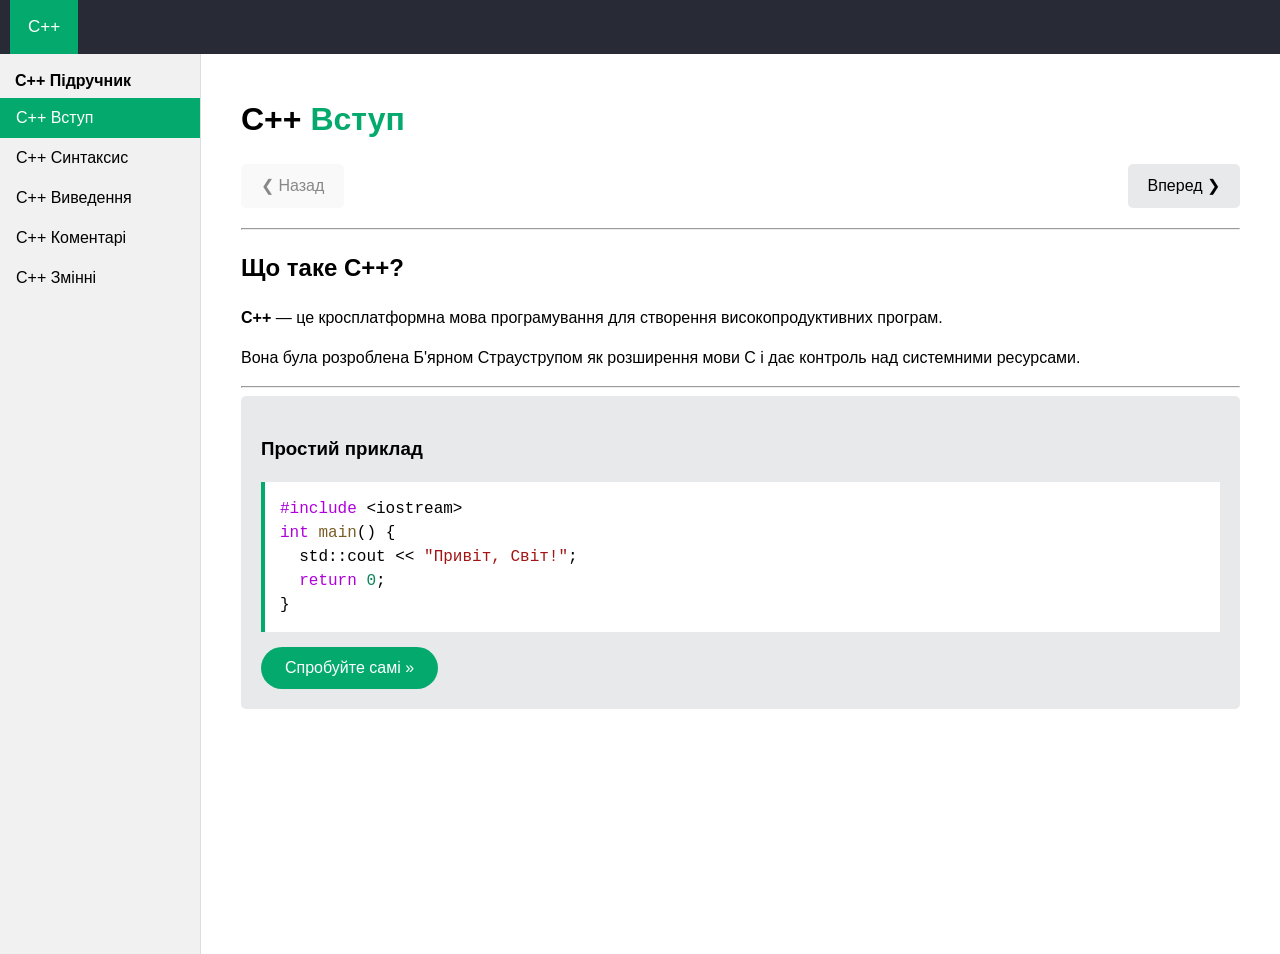
<file: python/index.html>
<!DOCTYPE html>
<html lang="uk">
<head>
    <meta charset="UTF-8">
    <meta name="viewport" content="width=device-width, initial-scale=1.0">
    <title>C++ Вступ - W3Schools Clone</title>
    <link rel="stylesheet" href="style.css">
</head>
<body>

<div class="topnav">
    <a href="#" class="nav-cpp">C++</a>
</div>

<div class="main-container">
    <nav class="sidebar">
        <h4>C++ Підручник</h4>
        <a href="index.html" class="active-link">C++ Вступ</a>
        <a href="syntax.html">C++ Синтаксис</a>
        <a href="#">C++ Виведення</a>
        <a href="#">C++ Коментарі</a>
        <a href="#">C++ Змінні</a>
    </nav>

    <main class="content">
        <h1>C++ <span class="color-green">Вступ</span></h1>
        
        <div class="next-prev-buttons">
            <a href="#" class="btn-nav disabled">❮ Назад</a>
            <a href="syntax.html" class="btn-nav">Вперед ❯</a>
        </div>

        <hr>

        <h2>Що таке C++?</h2>
        <p><strong>C++</strong> — це кросплатформна мова програмування для створення високопродуктивних програм.</p>
        <p>Вона була розроблена Б'ярном Страуструпом як розширення мови C і дає контроль над системними ресурсами.</p>

        <hr>

        <div class="example-container">
            <h3>Простий приклад</h3>
            <div class="code-box">
                <span class="code-keyword">#include</span> &lt;iostream&gt;<br>
                <span class="code-keyword">int</span> <span class="code-func">main</span>() {<br>
                &nbsp;&nbsp;std::cout << <span class="code-string">"Привіт, Світ!"</span>;<br>
                &nbsp;&nbsp;<span class="code-keyword">return</span> <span class="code-number">0</span>;<br>
                }
            </div>
            <button onclick="tryIt()" class="btn-try">Спробуйте самі »</button>
        </div>
    </main>
</div>

<script src="script.js"></script>
</body>
</html>
</file>
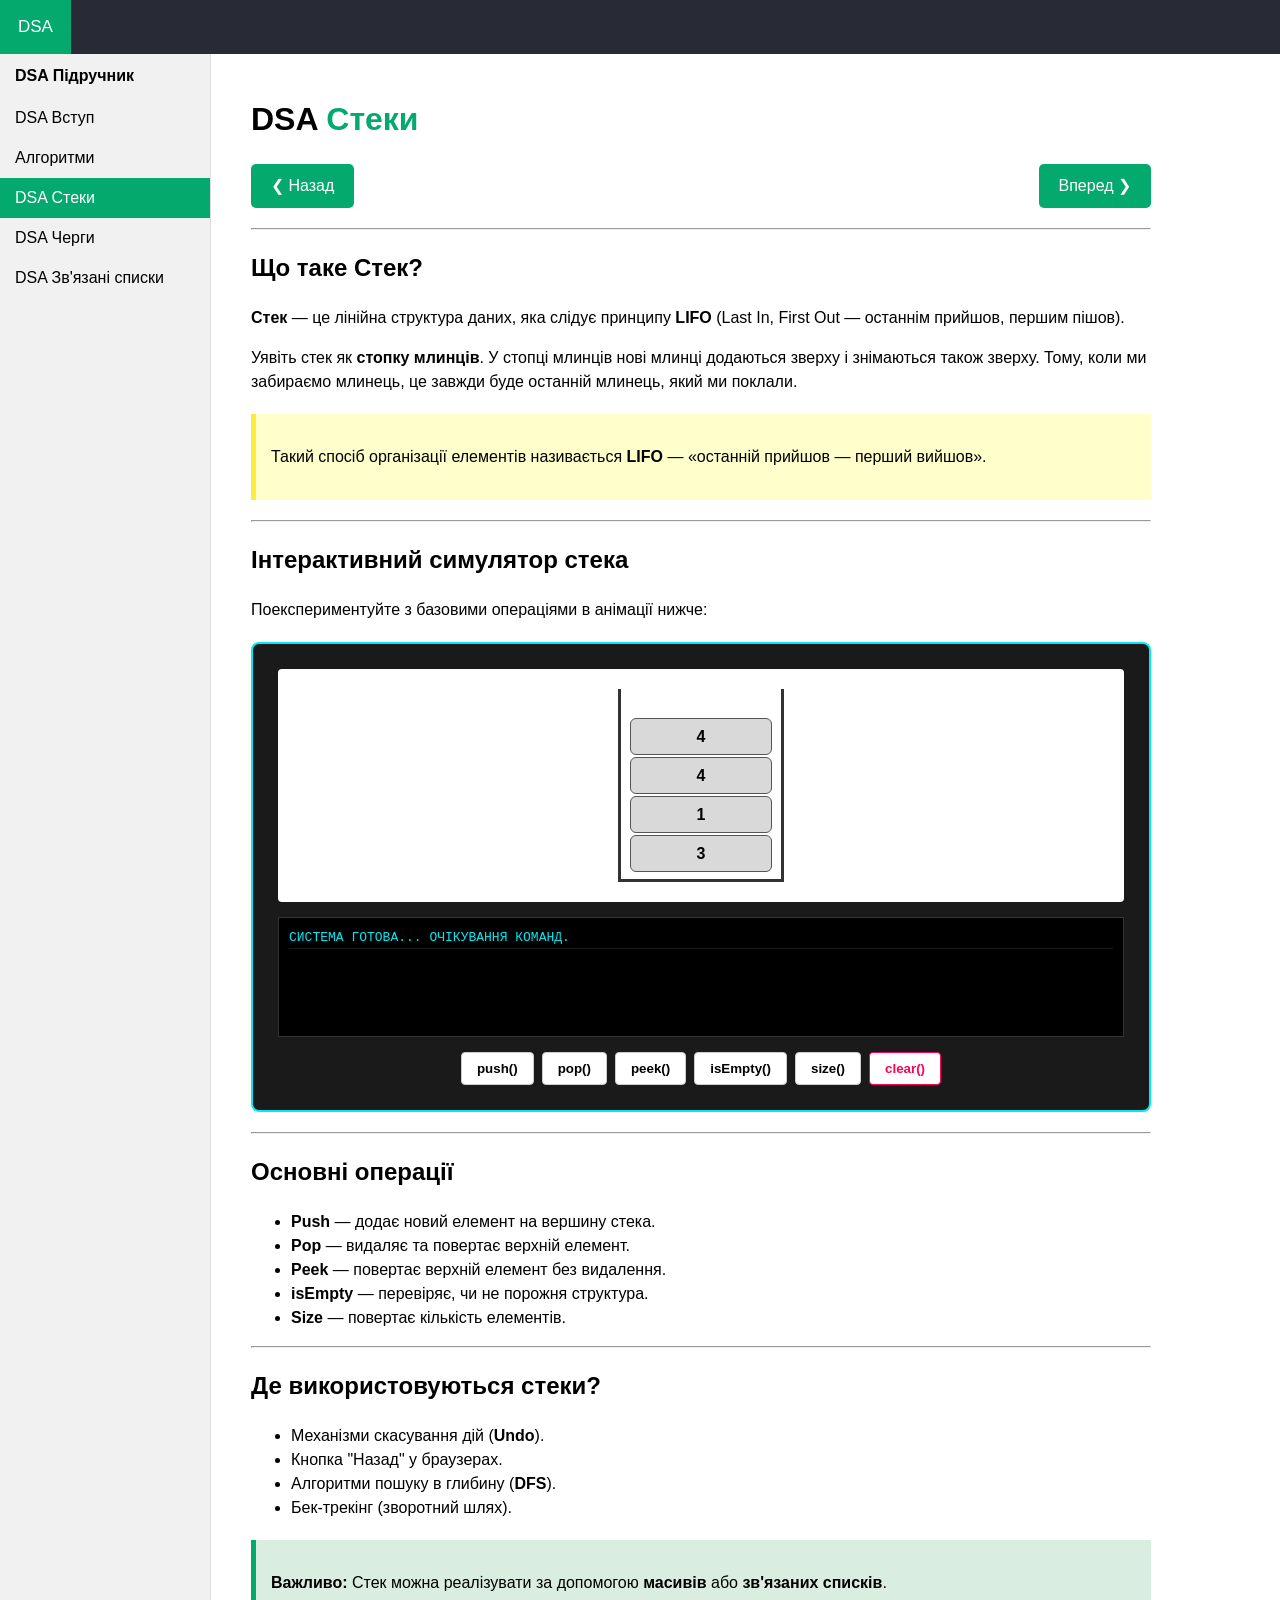
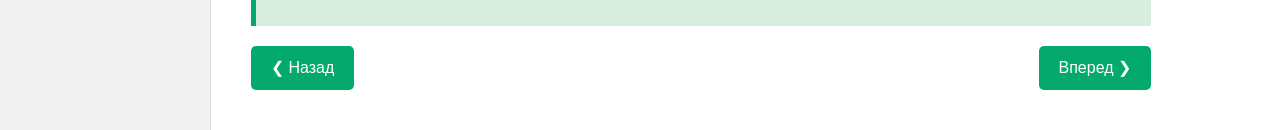
<file: python/stak/index.html>
<!DOCTYPE html>
<html lang="uk">
<head>
    <meta charset="UTF-8">
    <meta name="viewport" content="width=device-width, initial-scale=1.0">
    <title>DSA Стеки - Навчальний посібник</title>
    <link rel="stylesheet" href="style.css">
</head>
<body>

<div class="topnav">
    <a href="#" class="nav-cpp">DSA</a>
</div>

<div class="main-container">
    <nav class="sidebar">
        <h4>DSA Підручник</h4>
        <a href="#">DSA Вступ</a>
        <a href="#">Алгоритми</a>
        <a href="#" class="active-link">DSA Стеки</a>
        <a href="#">DSA Черги</a>
        <a href="#">DSA Зв'язані списки</a>
    </nav>

    <main class="content">
        <h1>DSA <span class="color-green">Стеки</span></h1>
        
        <div class="next-prev-buttons">
            <a href="#" class="btn-nav">❮ Назад</a>
            <a href="#" class="btn-nav">Вперед ❯</a>
        </div>
        <hr>

        <h2>Що таке Стек?</h2>
        <p><strong>Стек</strong> — це лінійна структура даних, яка слідує принципу <strong>LIFO</strong> (Last In, First Out — останнім прийшов, першим пішов).</p>
        
        <p>Уявіть стек як <strong>стопку млинців</strong>. У стопці млинців нові млинці додаються зверху і знімаються також зверху. Тому, коли ми забираємо млинець, це завжди буде останній млинець, який ми поклали.</p>

        <div class="info-box">
            <p>Такий спосіб організації елементів називається <strong>LIFO</strong> — «останній прийшов — перший вийшов».</p>
        </div>

        <hr>

        <h2>Інтерактивний симулятор стека</h2>
        <p>Поекспериментуйте з базовими операціями в анімації нижче:</p>

        <div class="cyber-terminal">
            <div class="visualizer-area">
                <div class="stack-frame" id="stack-frame"></div>
                <div class="stack-base"></div>
            </div>

            <div class="log-screen" id="log-screen">
                <div class="log-entry">СИСТЕМА ГОТОВА... ОЧІКУВАННЯ КОМАНД.</div>
            </div>

            <div class="controls">
                <button class="btn" onclick="push()">push()</button>
                <button class="btn" onclick="pop()">pop()</button>
                <button class="btn" onclick="peek()">peek()</button>
                <button class="btn" onclick="isEmpty()">isEmpty()</button>
                <button class="btn" onclick="size()">size()</button>
                <button class="btn btn-clear" onclick="clearStack()">clear()</button>
            </div>
        </div>

        <hr>

        <h2>Основні операції</h2>
        <ul>
            <li><strong>Push</strong> — додає новий елемент на вершину стека.</li>
            <li><strong>Pop</strong> — видаляє та повертає верхній елемент.</li>
            <li><strong>Peek</strong> — повертає верхній елемент без видалення.</li>
            <li><strong>isEmpty</strong> — перевіряє, чи не порожня структура.</li>
            <li><strong>Size</strong> — повертає кількість елементів.</li>
        </ul>

        <hr>

        <h2>Де використовуються стеки?</h2>
        <ul>
            <li>Механізми скасування дій (<strong>Undo</strong>).</li>
            <li>Кнопка "Назад" у браузерах.</li>
            <li>Алгоритми пошуку в глибину (<strong>DFS</strong>).</li>
            <li>Бек-трекінг (зворотний шлях).</li>
        </ul>

        <div class="note-box">
            <p><strong>Важливо:</strong> Стек можна реалізувати за допомогою <strong>масивів</strong> або <strong>зв'язаних списків</strong>.</p>
        </div>

        <div class="next-prev-buttons footer-nav">
            <a href="#" class="btn-nav">❮ Назад</a>
            <a href="#" class="btn-nav">Вперед ❯</a>
        </div>
    </main>
</div>

<script>
    let stack = [3, 1, 4, 4]; 
    const MAX_SIZE = 5;
    const stackFrame = document.getElementById('stack-frame');
    const logScreen = document.getElementById('log-screen');

    function addLog(text, type = '') {
        const entry = document.createElement('div');
        entry.className = `log-entry ${type}`;
        const time = new Date().toLocaleTimeString();
        entry.innerText = `> ${time}: ${text}`;
        logScreen.appendChild(entry);
        logScreen.scrollTop = logScreen.scrollHeight;
    }

    function render() {
        stackFrame.innerHTML = '';
        stack.forEach((val, index) => {
            const block = document.createElement('div');
            block.className = 'data-block';
            block.id = `block-${index}`;
            block.innerText = val;
            stackFrame.appendChild(block);
        });
    }

    function push() {
        if (stack.length >= MAX_SIZE) {
            addLog("ПОМИЛКА: STACK OVERFLOW!", "error");
            return;
        }
        const val = Math.floor(Math.random() * 9) + 1;
        stack.push(val);
        render();
        addLog(`PUSH: ${val} ДОДАНО.`, "success");
    }

    function pop() {
        if (stack.length === 0) {
            addLog("ПОМИЛКА: STACK UNDERFLOW!", "error");
            return;
        }
        const lastIndex = stack.length - 1;
        const lastEl = document.getElementById(`block-${lastIndex}`);
        lastEl.classList.add('pop-animation');
        setTimeout(() => {
            const removed = stack.pop();
            render();
            addLog(`POP: ${removed} ВИДАЛЕНО.`, "success");
        }, 300);
    }

    function peek() {
        if (stack.length === 0) addLog("СТЕК ПОРОЖНІЙ.", "error");
        else addLog(`PEEK: ВЕРХНІЙ ЕЛЕМЕНТ ${stack[stack.length - 1]}.`);
    }

    function isEmpty() {
        addLog(`ISEMPTY: ${stack.length === 0 ? 'TRUE' : 'FALSE'}`);
    }

    function size() {
        addLog(`SIZE: ${stack.length}`);
    }

    function clearStack() {
        stack = [];
        render();
        addLog("SYSTEM: СТЕК ОЧИЩЕНО.", "error");
    }

    render();
</script>
</body>
</html>
</file>
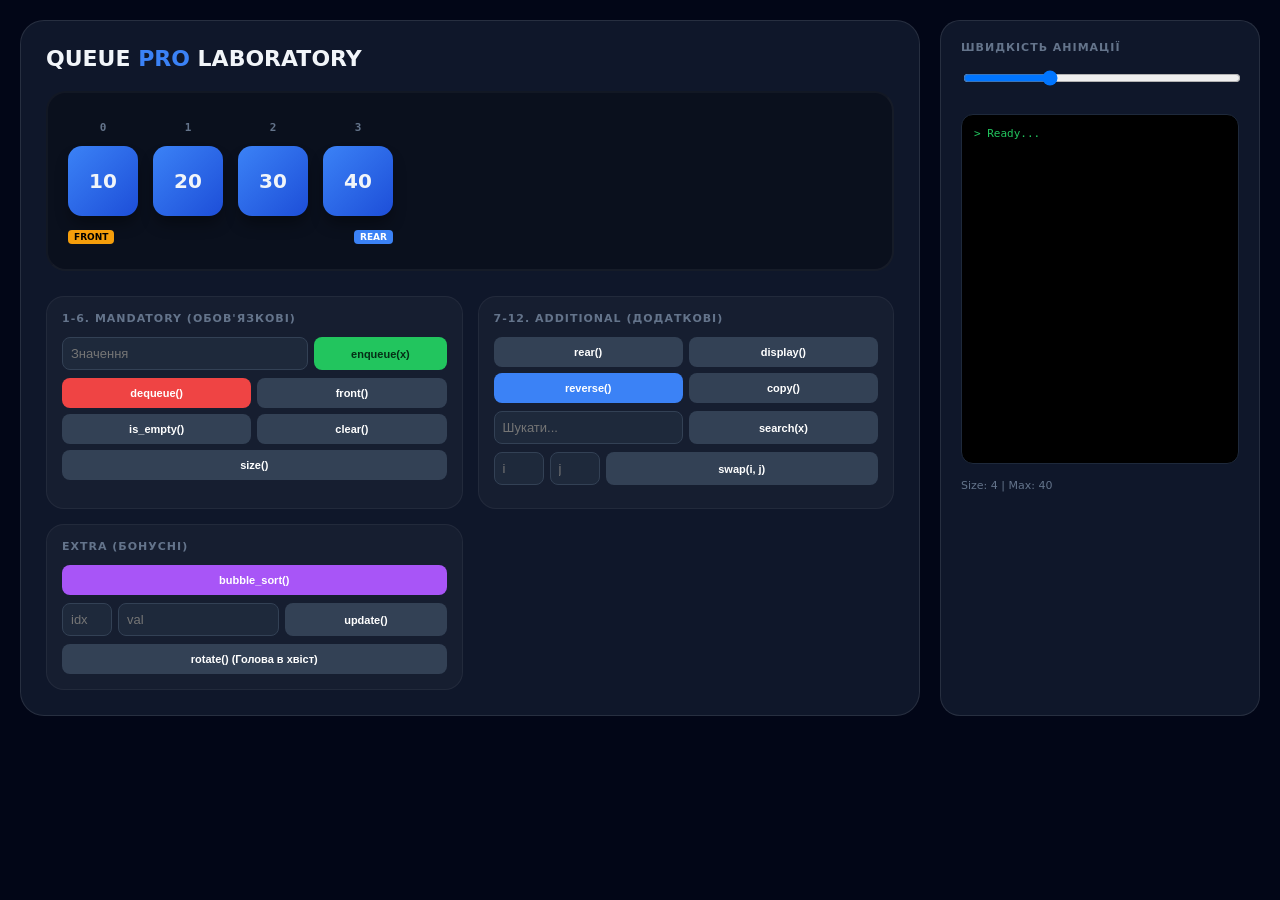
<file: queue_lab_pro.html>
<!DOCTYPE html>
<html lang="uk">
<head>
    <meta charset="UTF-8">
    <meta name="viewport" content="width=device-width, initial-scale=1.0">
    <title>Queue Pro Laboratory: Fixed Edition</title>
    <style>
        :root {
            --bg: #020617; --card: #0f172a; --accent: #22c55e;
            --blue: #3b82f6; --purple: #a855f7; --text: #f1f5f9;
            --red: #ef4444; --amber: #f59e0b; --gray: #64748b;
            --speed: 0.5s;
        }
        
        * { box-sizing: border-box; }
        body { 
            margin: 0; font-family: 'Inter', system-ui, sans-serif; 
            background: var(--bg); color: var(--text); 
            display: flex; flex-direction: column; align-items: center; padding: 20px;
        }

        .app-container { width: 100%; max-width: 1400px; display: grid; grid-template-columns: 1fr 320px; gap: 20px; }
        @media (max-width: 1000px) { .app-container { grid-template-columns: 1fr; } }

        /* Візуалізація */
        .main-panel { background: var(--card); border-radius: 24px; padding: 25px; border: 1px solid rgba(255,255,255,0.1); }
        .viewport { 
            background: rgba(0,0,0,0.3); border-radius: 20px; min-height: 180px; 
            display: flex; align-items: center; gap: 15px; padding: 40px 20px; 
            margin-bottom: 25px; overflow-x: auto; border: 2px inset rgba(255,255,255,0.05);
            position: relative; scroll-behavior: smooth;
        }

        .node { 
            min-width: 70px; height: 70px; background: linear-gradient(135deg, var(--blue), #1d4ed8);
            border-radius: 14px; display: flex; align-items: center; justify-content: center;
            font-weight: 800; font-size: 20px; position: relative; 
            transition: all var(--speed) cubic-bezier(0.4, 0, 0.2, 1);
            box-shadow: 0 10px 15px -3px rgba(0,0,0,0.4);
        }

        .node.highlight { background: var(--accent); transform: scale(1.15); z-index: 10; box-shadow: 0 0 20px var(--accent); }
        .node.swap-active { background: var(--purple); transform: translateY(-20px); }
        .node.compare-active { border: 3px solid var(--amber); }

        .node-idx { position: absolute; top: -25px; font-size: 11px; color: var(--gray); font-family: monospace; }
        .tag { position: absolute; bottom: -28px; font-size: 9px; font-weight: 900; padding: 2px 6px; border-radius: 4px; white-space: nowrap; }
        .tag-front { background: var(--amber); color: #000; left: 0; }
        .tag-rear { background: var(--blue); color: #fff; right: 0; }

        /* Керування */
        .controls-grid { display: grid; grid-template-columns: repeat(auto-fit, minmax(320px, 1fr)); gap: 15px; }
        .control-group { background: rgba(255,255,255,0.03); padding: 15px; border-radius: 18px; border: 1px solid rgba(255,255,255,0.05); }
        h4 { margin: 0 0 12px 0; font-size: 11px; text-transform: uppercase; color: var(--gray); letter-spacing: 1px; display: flex; justify-content: space-between; }

        .input-row { display: flex; gap: 6px; margin-bottom: 8px; flex-wrap: nowrap; }
        input { background: #1e293b; border: 1px solid #334155; border-radius: 8px; padding: 8px; color: white; font-size: 13px; outline: none; min-width: 0; }
        button { padding: 9px; border-radius: 8px; border: none; font-weight: 700; cursor: pointer; transition: 0.2s; font-size: 11px; background: #334155; color: white; white-space: nowrap; }
        button:hover { filter: brightness(1.2); }
        .btn-main { background: var(--accent); color: #052e16; }
        .btn-alt { background: var(--blue); }

        /* Бічна панель */
        .sidebar { background: var(--card); border-radius: 20px; padding: 20px; border: 1px solid rgba(255,255,255,0.1); display: flex; flex-direction: column; gap: 15px; }
        .console-box { background: #000; border-radius: 12px; padding: 12px; font-family: monospace; font-size: 11px; height: 350px; overflow-y: auto; border: 1px solid #1e293b; }
        .log-line { margin-bottom: 5px; padding-left: 8px; border-left: 2px solid var(--gray); }
    </style>
</head>
<body>

<div class="app-container">
    <div class="main-panel">
        <header style="margin-bottom: 20px;">
            <h1 style="margin:0; font-size: 22px;">QUEUE <span style="color:var(--blue)">PRO</span> LABORATORY</h1>
        </header>

        <div class="viewport" id="viewport"></div>

        <div class="controls-grid">
            <div class="control-group">
                <h4>1-6. MANDATORY (Обов'язкові)</h4>
                <div class="input-row">
                    <input type="number" id="valIn" placeholder="Значення" style="flex: 2;">
                    <button class="btn-main" onclick="app.enqueue()" style="flex: 1;">enqueue(x)</button>
                </div>
                <div style="display: grid; grid-template-columns: 1fr 1fr; gap: 6px;">
                    <button style="background: var(--red)" onclick="app.dequeue()">dequeue()</button>
                    <button onclick="app.peekFront()">front()</button>
                    <button onclick="app.isEmpty()">is_empty()</button>
                    <button onclick="app.clear()">clear()</button>
                </div>
                <button onclick="app.showSize()" style="width: 100%; margin-top: 6px;">size()</button>
            </div>

            <div class="control-group">
                <h4>7-12. ADDITIONAL (Додаткові)</h4>
                <div style="display: grid; grid-template-columns: 1fr 1fr; gap: 6px;">
                    <button onclick="app.peekRear()">rear()</button>
                    <button onclick="app.display()">display()</button>
                    <button class="btn-alt" onclick="app.reverse()">reverse()</button>
                    <button onclick="app.copy()">copy()</button>
                </div>
                <div class="input-row" style="margin-top: 8px;">
                    <input type="number" id="searchVal" placeholder="Шукати..." style="flex: 1;">
                    <button onclick="app.search()" style="flex: 1;">search(x)</button>
                </div>
                <div class="input-row">
                    <input type="number" id="swapI" placeholder="i" style="width: 50px;">
                    <input type="number" id="swapJ" placeholder="j" style="width: 50px;">
                    <button onclick="app.manualSwap()" style="flex: 1;">swap(i, j)</button>
                </div>
            </div>

            <div class="control-group">
                <h4>EXTRA (Бонусні)</h4>
                <button onclick="app.bubbleSort()" style="width: 100%; background: var(--purple); margin-bottom: 8px;">bubble_sort()</button>
                <div class="input-row">
                    <input type="number" id="updIdx" placeholder="idx" style="width: 50px;">
                    <input type="number" id="updVal" placeholder="val" style="flex: 1;">
                    <button onclick="app.update()" style="flex: 1;">update()</button>
                </div>
                <button onclick="app.rotate()" style="width: 100%;">rotate() (Голова в хвіст)</button>
            </div>
        </div>
    </div>

    <div class="sidebar">
        <div>
            <h4 style="margin-bottom: 5px;">Швидкість анімації</h4>
            <input type="range" id="speedRange" min="100" max="1500" value="500" style="width: 100%;">
        </div>
        <div class="console-box" id="console">
            <div style="color: var(--accent)">> Ready...</div>
        </div>
        <div style="font-size: 11px; color: var(--gray);">
            Size: <span id="statSize">0</span> | Max: <span id="statMax">-</span>
        </div>
    </div>
</div>

<script>
    const sleep = (ms) => new Promise(res => setTimeout(res, ms));

    class QueueApp {
        constructor() {
            this.items = [10, 20, 30, 40];
            this.render();
        }

        get speed() { return parseInt(document.getElementById('speedRange').value); }

        log(msg, color = 'var(--text)') {
            const con = document.getElementById('console');
            con.innerHTML = `<div class="log-line" style="color:${color}">> ${msg}</div>` + con.innerHTML;
        }

        render() {
            const vp = document.getElementById('viewport');
            document.documentElement.style.setProperty('--speed', this.speed + 'ms');
            vp.innerHTML = '';
            
            this.items.forEach((val, i) => {
                const node = document.createElement('div');
                node.className = 'node';
                node.id = `node-${i}`;
                node.innerHTML = `<span class="node-idx">${i}</span>${val}`;
                if (i === 0) node.innerHTML += `<span class="tag tag-front">FRONT</span>`;
                if (i === this.items.length - 1) node.innerHTML += `<span class="tag tag-rear">REAR</span>`;
                vp.appendChild(node);
            });
            document.getElementById('statSize').innerText = this.items.length;
            document.getElementById('statMax').innerText = this.items.length ? Math.max(...this.items) : '-';
        }

        // 1. Enqueue
        enqueue() {
            const input = document.getElementById('valIn');
            const val = input.value || Math.floor(Math.random()*99);
            this.items.push(+val);
            this.log(`enqueue(${val}): додано в REAR`);
            input.value = '';
            this.render();
        }

        // 2. Dequeue
        async dequeue() {
            if (!this.items.length) return this.log("Помилка: Черга порожня!", "var(--red)");
            const node = document.getElementById('node-0');
            node.style.transform = "translateY(100px) scale(0)";
            node.style.opacity = "0";
            await sleep(this.speed);
            const val = this.items.shift();
            this.log(`dequeue(): видалено ${val} з FRONT`);
            this.render();
        }

        // 3. Front
        async peekFront() {
            if (!this.items.length) return;
            document.getElementById('node-0').classList.add('highlight');
            this.log(`front(): перше значення = ${this.items[0]}`);
            await sleep(1500);
            this.render();
        }

        // 4. Is Empty
        isEmpty() { this.log(`is_empty(): ${this.items.length === 0}`); }

        // 5. Size
        showSize() { this.log(`size(): довжина черги = ${this.items.length}`); }

        // 6. Clear
        clear() { this.items = []; this.render(); this.log("clear(): чергу очищено"); }

        // 7. Rear
        async peekRear() {
            if (!this.items.length) return;
            document.getElementById(`node-${this.items.length-1}`).classList.add('highlight');
            this.log(`rear(): останнє значення = ${this.items[this.items.length-1]}`);
            await sleep(1500);
            this.render();
        }

        // 8. Display
        display() { console.table(this.items); this.log("display: виведено в консоль браузера (F12)"); }

        // 9. Search
        async search() {
            const val = +document.getElementById('searchVal').value;
            this.log(`search(${val}): сканування...`);
            for (let i = 0; i < this.items.length; i++) {
                const node = document.getElementById(`node-${i}`);
                node.classList.add('compare-active');
                await sleep(this.speed / 2);
                if (this.items[i] === val) {
                    node.classList.add('highlight');
                    this.log(`Знайдено на індексі ${i}!`, "var(--accent)");
                    return;
                }
                node.classList.remove('compare-active');
            }
            this.log("Не знайдено", "var(--red)");
        }

        // 10. Copy
        copy() {
            const copyArr = [...this.items];
            this.log(`copy(): створено копію [${copyArr.join(', ')}]`);
        }

        // 11. Reverse
        async reverse() {
            this.log("reverse(): алгоритм O(n) запущено");
            let l = 0, r = this.items.length - 1;
            while(l < r) {
                await this.swap(l, r);
                l++; r--;
            }
            this.log("Розгортання завершено");
        }

        // 12. Swap
        async swap(i, j) {
            if (this.items[i] === undefined || this.items[j] === undefined) return;
            const nI = document.getElementById(`node-${i}`);
            const nJ = document.getElementById(`node-${j}`);
            nI.classList.add('swap-active');
            nJ.classList.add('swap-active');
            await sleep(this.speed);
            [this.items[i], this.items[j]] = [this.items[j], this.items[i]];
            this.render();
            await sleep(this.speed / 2);
        }

        manualSwap() {
            const i = +document.getElementById('swapI').value;
            const j = +document.getElementById('swapJ').value;
            this.swap(i, j);
        }

        // Додаткові
        update() {
            const i = +document.getElementById('updIdx').value;
            const v = +document.getElementById('updVal').value;
            if (this.items[i] !== undefined) {
                this.items[i] = v;
                this.render();
                this.log(`update: індекс ${i} змінено на ${v}`);
            }
        }

        async rotate() {
            if (this.items.length < 2) return;
            const head = this.items[0];
            this.log(`rotate: ${head} переходить у хвіст`);
            await this.dequeue();
            this.items.push(head);
            this.render();
        }

        async bubbleSort() {
            this.log("Сортування бульбашкою O(n²)...");
            for (let i = 0; i < this.items.length; i++) {
                for (let j = 0; j < this.items.length - i - 1; j++) {
                    if (this.items[j] > this.items[j+1]) {
                        await this.swap(j, j+1);
                    }
                }
            }
            this.log("Сортування завершено");
        }
    }

    const app = new QueueApp();
</script>
</body>
</html>
</file>
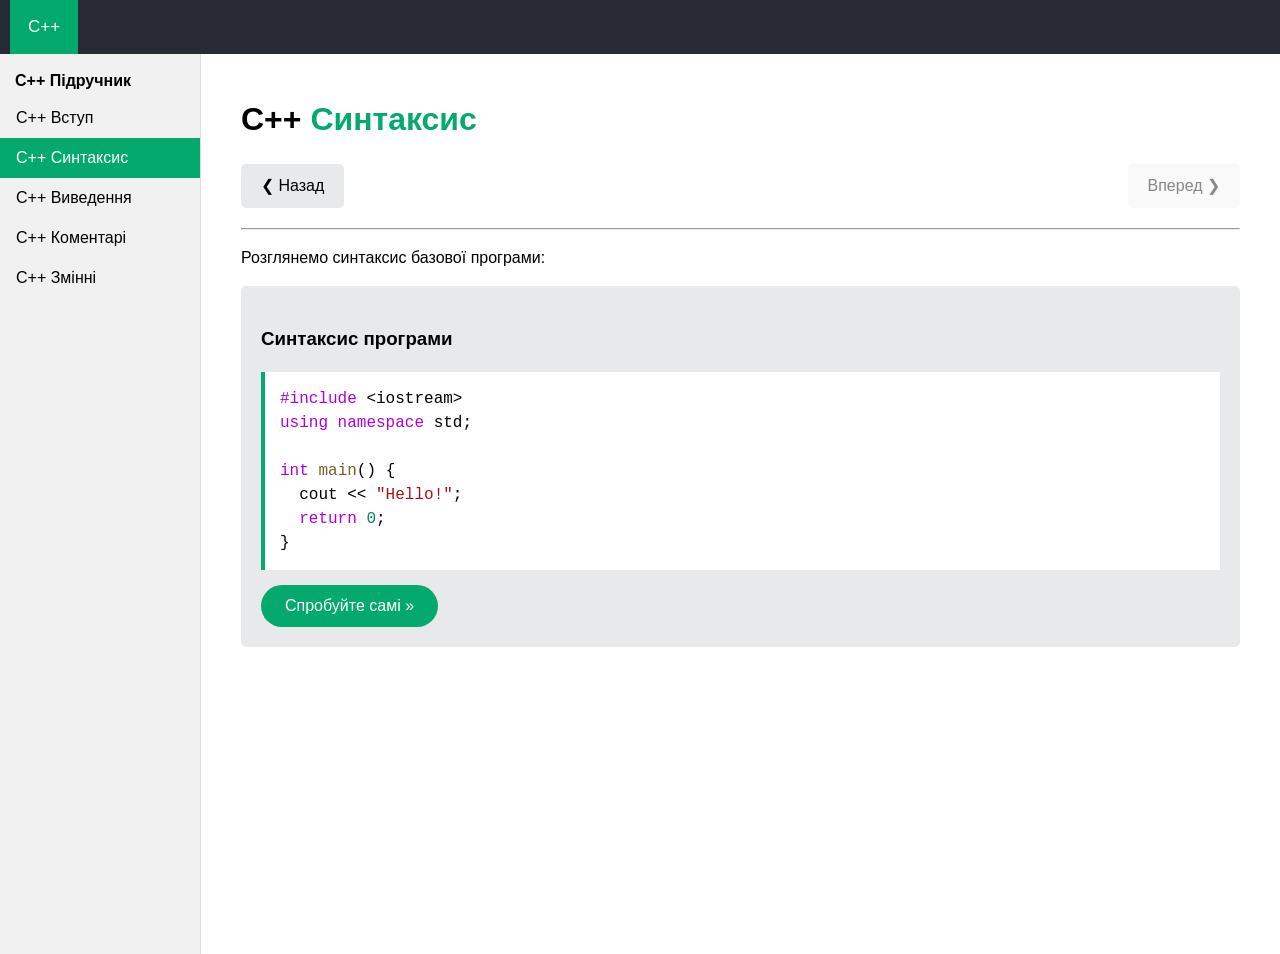
<file: python/syntax.html>
<!DOCTYPE html>
<html lang="uk">
<head>
    <meta charset="UTF-8">
    <meta name="viewport" content="width=device-width, initial-scale=1.0">
    <title>C++ Синтаксис - W3Schools Style</title>
    <link rel="stylesheet" href="style.css">
</head>
<body>

<div class="topnav">
    <a href="#" class="nav-cpp">C++</a>
</div>

<div class="main-container">
    <nav class="sidebar">
        <h4>C++ Підручник</h4>
        <a href="index.html">C++ Вступ</a>
        <a href="syntax.html" class="active-link">C++ Синтаксис</a>
        <a href="#">C++ Виведення</a>
        <a href="#">C++ Коментарі</a>
        <a href="#">C++ Змінні</a>
    </nav>

    <main class="content">
        <h1>C++ <span class="color-green">Синтаксис</span></h1>
        
        <div class="next-prev-buttons">
            <a href="index.html" class="btn-nav">❮ Назад</a>
            <a href="#" class="btn-nav disabled">Вперед ❯</a>
        </div>

        <hr>
        <p>Розглянемо синтаксис базової програми:</p>

        <div class="example-container">
            <h3>Синтаксис програми</h3>
            <div class="code-box">
                <span class="code-keyword">#include</span> &lt;iostream&gt;<br>
                <span class="code-keyword">using namespace</span> std;<br><br>
                <span class="code-keyword">int</span> <span class="code-func">main</span>() {<br>
                &nbsp;&nbsp;cout << <span class="code-string">"Hello!"</span>;<br>
                &nbsp;&nbsp;<span class="code-keyword">return</span> <span class="code-number">0</span>;<br>
                }
            </div>
            <button onclick="tryIt()" class="btn-try">Спробуйте самі »</button>
        </div>
    </main>
</div>

<script src="script.js"></script>
</body>
</html>
</file>
<file: python/style.css>
/* Базові налаштування */
body {
    font-family: "Segoe UI", Arial, sans-serif;
    margin: 0;
    line-height: 1.5;
}

/* Верхня панель */
.topnav {
    background-color: #282A35;
    padding: 0 10px;
}

.topnav a {
    display: inline-block;
    color: white;
    text-decoration: none;
    padding: 14px 18px;
    font-size: 17px;
    background-color: #04AA6D;
}

/* Контейнер */
.main-container {
    display: flex;
    min-height: 100vh;
}

/* Сайдбар */
.sidebar {
    width: 200px;
    background-color: #f1f1f1;
    border-right: 1px solid #ddd;
    flex-shrink: 0;
}

.sidebar h4 { padding: 15px 15px 5px; margin: 0; }
.sidebar a {
    display: block;
    color: black;
    padding: 8px 16px;
    text-decoration: none;
}

.sidebar a:hover:not(.active-link) { background-color: #ddd; }
.active-link { background-color: #04AA6D; color: white !important; }

/* Основний контент */
.content {
    flex: 1;
    padding: 20px 40px;
    max-width: 1000px;
}

.color-green { color: #04AA6D; }

/* Кнопки Назад/Вперед */
.next-prev-buttons {
    display: flex;
    justify-content: space-between;
    margin: 20px 0;
}

.btn-nav {
    background-color: #e7e9eb;
    color: black;
    padding: 10px 20px;
    text-decoration: none;
    border-radius: 5px;
    font-weight: 500;
}

.btn-nav.disabled { color: #888; cursor: not-allowed; background-color: #f9f9f9; }

/* Блок коду */
.example-container {
    background-color: #E7E9EB;
    padding: 20px;
    border-radius: 5px;
}

.code-box {
    background-color: white;
    padding: 15px;
    border-left: 4px solid #04AA6D;
    font-family: 'Consolas', monospace;
    margin-bottom: 15px;
    overflow-x: auto;
}

.btn-try {
    background-color: #04AA6D;
    color: white;
    padding: 12px 24px;
    border: none;
    border-radius: 25px;
    cursor: pointer;
    font-size: 16px;
}

/* Підсвітка коду */
.code-keyword { color: #af00db; }
.code-string { color: #a31515; }
.code-func { color: #795e26; }
.code-number { color: #098658; }

/* --- АДАПТИВНІСТЬ --- */
@media screen and (max-width: 768px) {
    .main-container { flex-direction: column; }
    
    .sidebar {
        width: 100%;
        display: flex;
        overflow-x: auto;
        white-space: nowrap;
        height: auto;
        border-right: none;
        border-bottom: 1px solid #ddd;
    }

    .sidebar h4 { display: none; }
    .sidebar a { padding: 12px 16px; }

    .content { padding: 15px; }
    
    .btn-nav {
        flex: 1;
        text-align: center;
        margin: 0 5px;
    }
}
</file>
<file: python/stak/style.css>
body {
    font-family: "Segoe UI", Arial, sans-serif;
    margin: 0; line-height: 1.5;
}

.topnav { background-color: #282A35; display: flex; overflow: hidden; }
.topnav a { color: white; text-decoration: none; padding: 14px 18px; font-size: 17px; }
.nav-cpp { background-color: #04AA6D; }

.main-container { display: flex; }
.sidebar { width: 210px; background-color: #f1f1f1; min-height: 100vh; border-right: 1px solid #ddd; }
.sidebar h4 { padding: 10px 15px; margin: 0; }
.sidebar a { display: block; color: black; padding: 8px 15px; text-decoration: none; }
.sidebar a:hover { background-color: #ccc; }
.active-link { background-color: #04AA6D !important; color: white !important; }

.content { flex: 1; padding: 20px 40px; max-width: 900px; }
.color-green { color: #04AA6D; }

/* БЛОКИ ТЕКСТУ */
.info-box { background-color: #ffffcc; padding: 15px; border-left: 5px solid #ffeb3b; margin: 20px 0; }
.note-box { background-color: #D9EEE1; padding: 15px; border-left: 5px solid #04AA6D; margin: 20px 0; }

/* ТЕРМІНАЛ СИМУЛЯТОРА */
.cyber-terminal {
    background-color: #1a1a1a;
    padding: 25px;
    border-radius: 8px;
    border: 2px solid #03e9f4;
    margin: 20px 0;
}

.visualizer-area {
    background: #fff;
    padding: 20px;
    display: flex;
    flex-direction: column;
    align-items: center;
    border-radius: 4px;
}

.stack-frame {
    width: 150px;
    height: 180px;
    border-left: 3px solid #333;
    border-right: 3px solid #333;
    border-bottom: 3px solid #333;
    display: flex;
    flex-direction: column-reverse;
    align-items: center;
    padding: 5px;
}

.data-block {
    width: 140px;
    height: 35px;
    margin-bottom: 2px;
    background: #D9D9D9;
    border: 1px solid #555;
    border-radius: 6px;
    display: flex;
    justify-content: center;
    align-items: center;
    font-weight: bold;
    animation: slideIn 0.3s forwards;
}

@keyframes slideIn { from { transform: translateY(-20px); opacity: 0; } to { transform: translateY(0); opacity: 1; } }
.pop-animation { animation: slideOut 0.3s forwards; }
@keyframes slideOut { to { transform: translateX(-100px); opacity: 0; } }

/* ЛОГИ (ВИПРАВЛЕНО) */
.log-screen {
    width: 100%;
    height: 120px;
    background: #000;
    color: #03e9f4;
    font-family: 'Consolas', monospace;
    font-size: 13px;
    padding: 10px;
    margin: 15px 0;
    border: 1px solid #333;
    overflow-y: auto;
    display: flex;
    flex-direction: column;
    box-sizing: border-box;
}

.log-entry { margin-bottom: 4px; border-bottom: 1px solid #1a1a1a; }
.error { color: #ff0055; }
.success { color: #fff200; }

/* КНОПКИ КЕРУВАННЯ */
.controls { display: flex; gap: 8px; flex-wrap: wrap; justify-content: center; }
.btn {
    background: #fff;
    border: 1px solid #ccc;
    padding: 8px 15px;
    border-radius: 4px;
    cursor: pointer;
    font-weight: bold;
}
.btn:hover { background: #03e9f4; border-color: #03e9f4; }
.btn-clear { color: #ff0055; border-color: #ff0055; }

/* НАВІГАЦІЯ */
.next-prev-buttons { display: flex; justify-content: space-between; margin: 20px 0; }
.btn-nav { text-decoration: none; background-color: #04AA6D; color: white; padding: 10px 20px; border-radius: 5px; }
.btn-nav:hover { background-color: #059862; }
</file>
